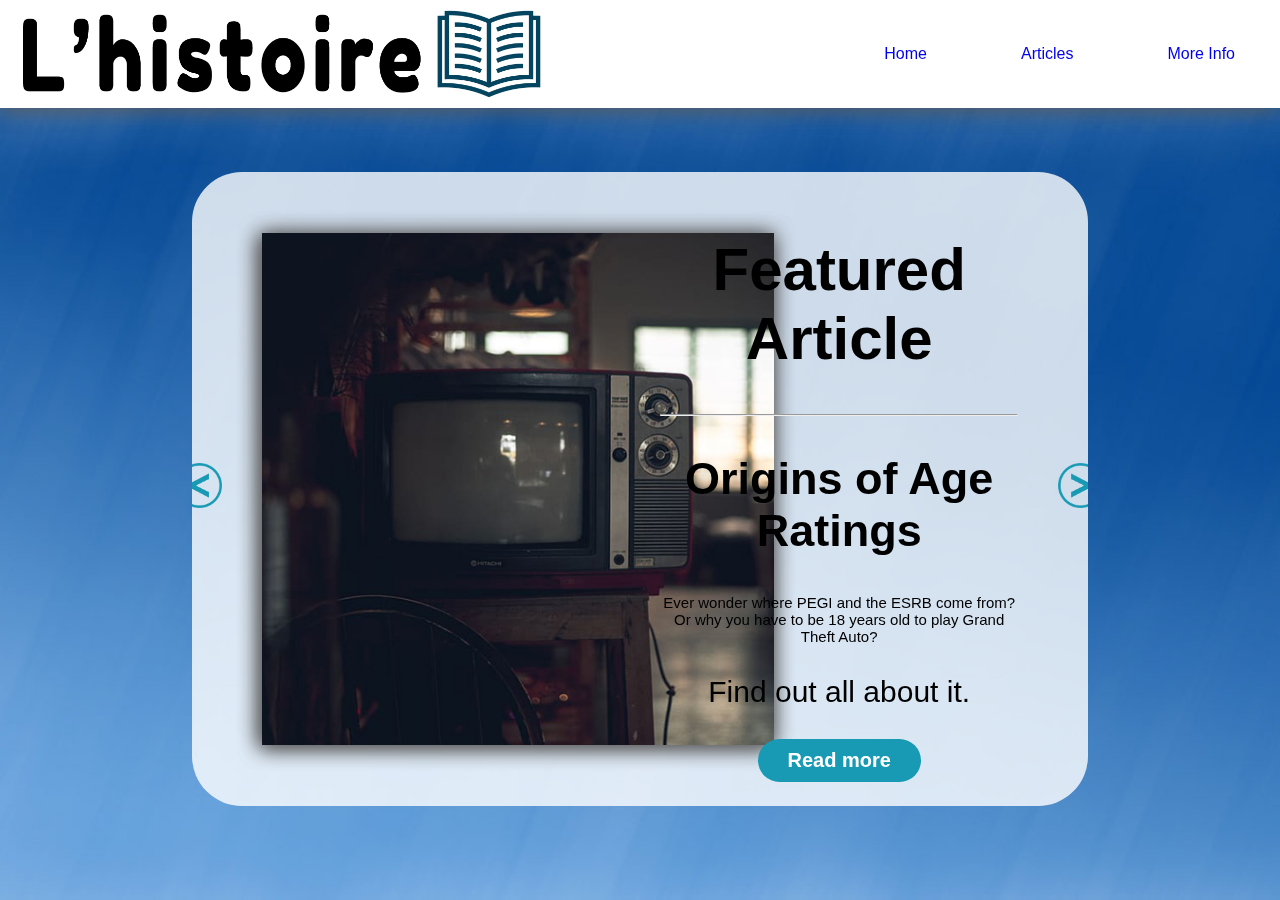
<file: index.html>
<!DOCTYPE html>
<html lang="en">
<head>
    <meta charset="UTF-8">
    <meta http-equiv="X-UA-Compatible" content="IE=edge">
    <meta name="viewport" content="width=device-width, initial-scale=1.0">

    <!-- Title as it appears in tab -->
    <title>L'histoire</title>

    <!-- Load stylesheet externally for greater flexibility -->
    <link rel="stylesheet" href="style.css">

    <!-- Google Icons https://www.w3schools.com/icons/google_icons_intro.asp -->
    <!-- https://fonts.google.com/icons -->
    <link rel="stylesheet" href="https://fonts.googleapis.com/icon?family=Material+Icons">

</head>
<body>
    
    <!-- Navigation Bar -->
    <div class="nav posOverride">
        <ul class="posOverride">
            <img src="assets/l'histoire.png" alt="L'histoire" draggable="false" class="logo">
            <li><a href="index.html" class="currentPage">Home</a></li>
            <li><a href="/articles/censorship.html">Articles</a></li>
            <li><a href="info.html">More Info</a></li>
        </ul>
    </div>

    <!-- Overall background -->
    <div class="backImg">
        
        <!-- Grid container -->
        <div class="backFlex">

            <!-- Button for navigating left, Javascript needed -->
            <div>
                <img src="/assets/button-left.png" alt="Left" id="buttonLeft">
            </div>

            <!-- Square image -->
            <div class="coverImg">
                <img id="cycleImg" class="coverImg" src="/assets/black-crt-tv-square-ratio.jpg" alt="Blank">
            </div>

            <!-- Text advertising featured article -->
            <div class="introText">
                <h1>Featured Article</h1>
                <hr class="dividerText">
                <h2>Origins of Age Ratings</h2>
                <p style="font-size: 15px">Ever wonder where PEGI and the ESRB come from? Or why you have to be 18 years old to play Grand Theft Auto?</p>
                <p>Find out all about it.</p>
                <button onClick="location.href='articles/censorship.html'">Read more</button></a>
            </div>

            <!-- Button for navigating right, Javascript needed -->
            <div>
                <img src="/assets/button-right.png" alt="Right" id="buttonRight">
            </div>

        </div>
        
    </div>
    
</body>
</html>
</file>
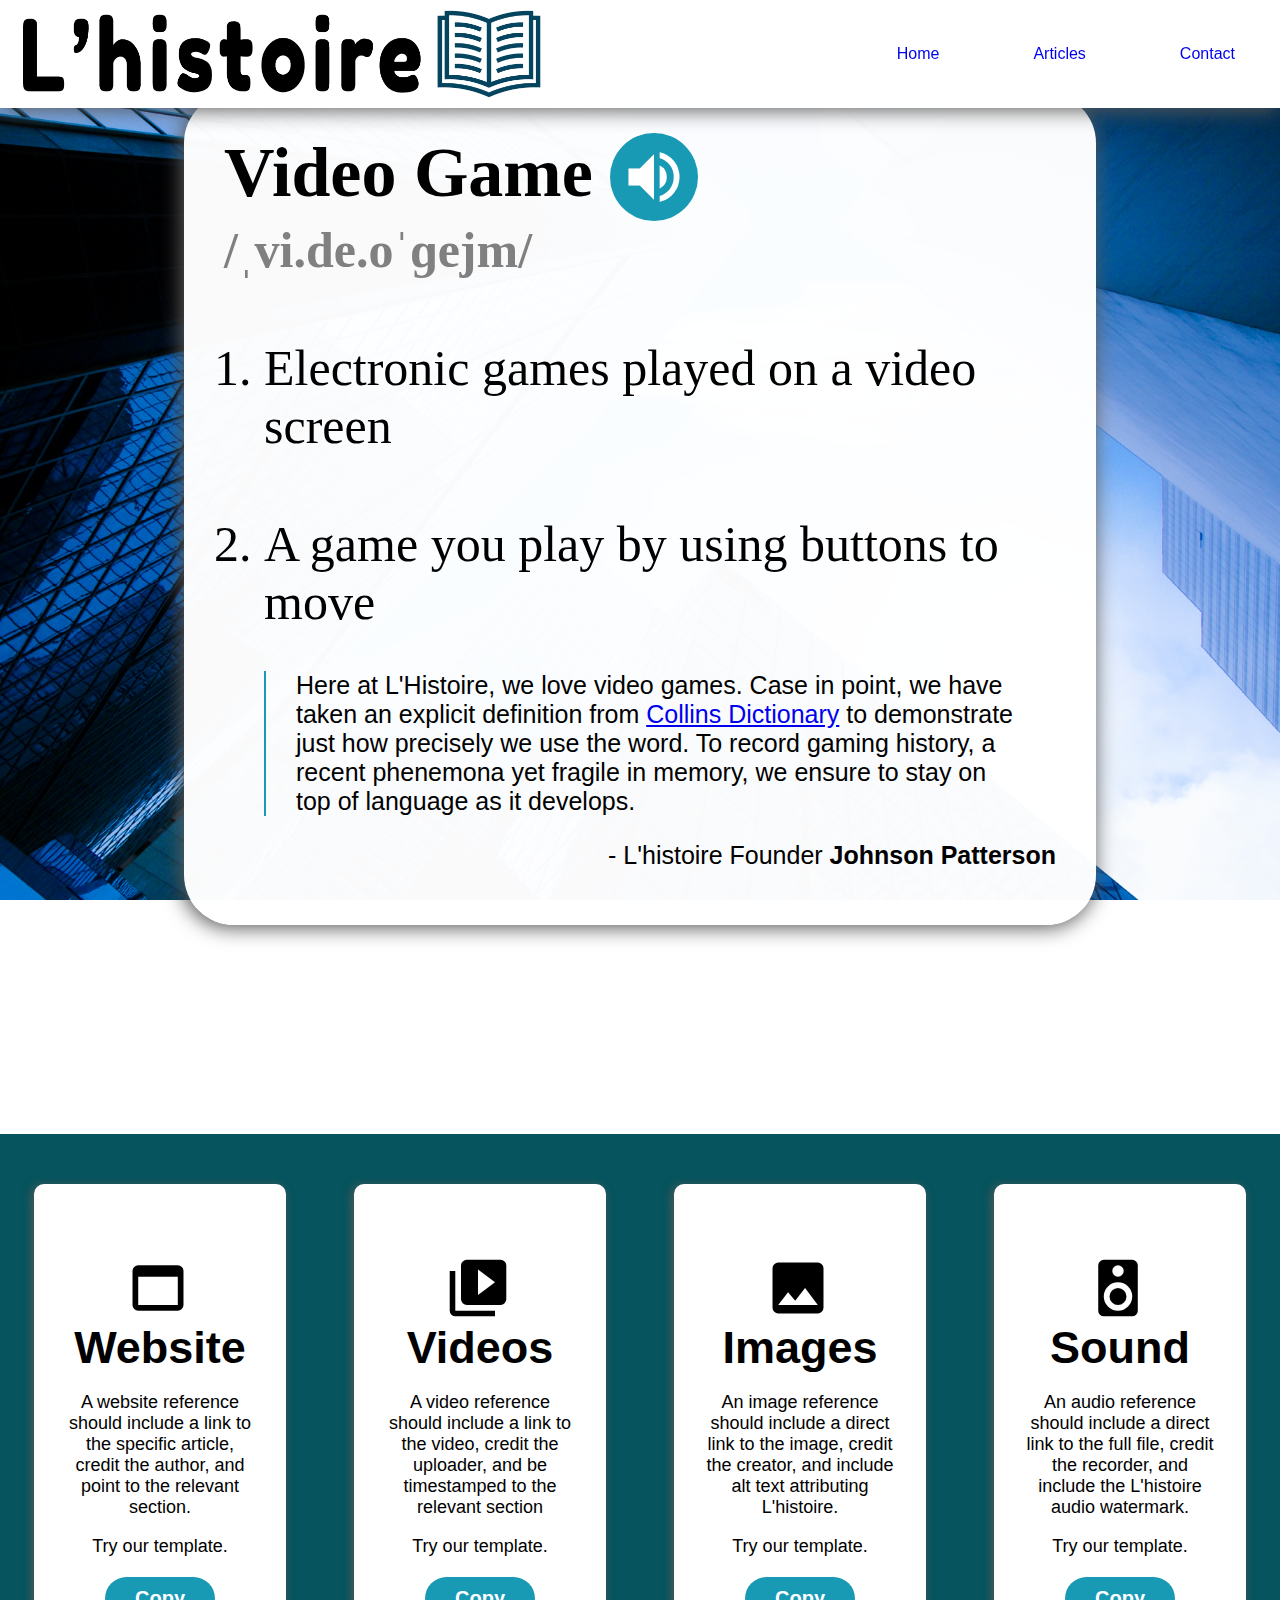
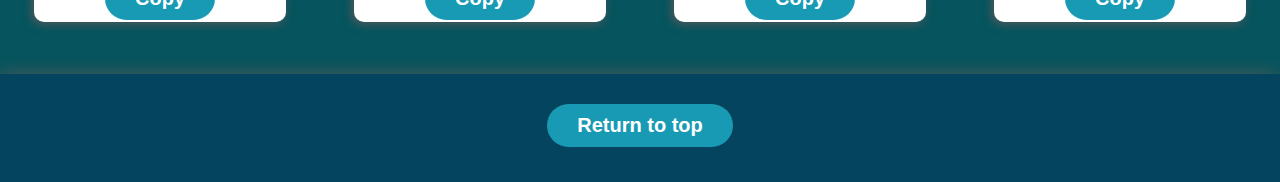
<file: info.html>
<!DOCTYPE html>
<html lang="en">
<head>
    <meta charset="UTF-8">
    <meta http-equiv="X-UA-Compatible" content="IE=edge">
    <meta name="viewport" content="width=device-width, initial-scale=1.0">
    <title>L'histoire</title>

    <!-- Load stylesheet externally for greater flexibility -->
    <link rel="stylesheet" href="style.css">
    <link rel="stylesheet" href="info-style.css">


    <!-- Google Icons https://www.w3schools.com/icons/google_icons_intro.asp -->
    <!-- https://fonts.google.com/icons -->
    <link rel="stylesheet" href="https://fonts.googleapis.com/icon?family=Material+Icons">

</head>
<body>
    <div class="nav posOverride">
        <ul class="posOverride">
            <img src="assets/l'histoire.png" alt="L'histoire" draggable="false" class="logo">
            <li><a href="index.html" class="currentPage">Home</a></li>
            <li><a href="/articles/censorship.html">Articles</a></li>
            <li><a href="info.html">Contact</a></li>
        </ul>
    </div>

    <section id="dictEntry">
        <div class="openingImg parrallax">
            <div class="dictBack">
                <h1>Video Game <i class="material-icons md-68">volume_up</i></h1>
                <h2>/ˌvi.de.oˈɡejm/</h2>
    
                <ol>
                    <li>Electronic games played on a video screen</li>
                    <!-- https://www.collinsdictionary.com/dictionary/english/video-game -->
                    <li>A game you play by using buttons to move</li>
                </ol>
    
                <blockquote>Here at L'Histoire, we love video games. Case in point, we have taken an explicit definition from <a href="https://www.collinsdictionary.com/dictionary/english/video-game">Collins Dictionary</a> to demonstrate just how precisely we use the word. To record gaming history, a recent phenemona yet fragile in memory, we ensure to stay on top of language as it develops.</blockquote>
                <p>- L'histoire Founder <b>Johnson Patterson</b></p>
            </div>
        </div>
    </section>

    <section id="citation">
        <div class="citationImgContain">
            <div class="citationImg parrallax">
                <div class="overlayText">
                    <h1>Citations</h1>
                </div>
            </div>
        </div>
        
        
        <div class="solidBack">
            <div class="citeGrid">
                <div class="citeChild">
                    <div>
                    <i class="material-icons md-68">web_asset</i>
                    <h1>Website</h1>
                    <p>A website reference should include a link to the specific article, credit the author, and point to the relevant section.</p>
                    <p>Try our template.</p>
                    <button>Copy</button>
                    </div>
                </div>
                <div class="citeChild">
                    <div>
                    <i class="material-icons md-68">video_library</i>
                    <h1>Videos</h1>
                    <p>A video reference should include a link to the video, credit the uploader, and be timestamped to the relevant section</p>
                    <p>Try our template.</p>
                    <button>Copy</button>
                    </div>
                </div>
                <div class="citeChild">
                    <div>
                    <i class="material-icons md-68">image</i>
                    <h1>Images</h1>
                    <p>An image reference should include a direct link to the image, credit the creator, and include alt text attributing L'histoire.</p>
                    <p>Try our template.</p>
                    <button>Copy</button>
                    </div>
                </div>
                <div class="citeChild">
                    <div>
                    <i class="material-icons md-68">speaker</i>
                    <h1>Sound</h1>
                    <p>An audio reference should include a direct link to the full file, credit the recorder, and include the L'histoire audio watermark.</p>
                    <p>Try our template.</p>
                    <button>Copy</button>
                    </div>
                </div>
            </div>
        </div>
    </section>
    
    <footer>
        <button>Return to top</button>
    </footer>
</body> 
</html>
</file>
<file: style.css>
/* ---------------NAV BAR CODE--------------- */

.nav {
    /* ---Aesthetic--- */
    /* Set navbar's colour */
    background-color: white;

    /* Remove default bullet point */
    list-style-type: none;

    /* Elements will not leak */
    overflow: hidden;

    /* ---Positioning--- */
    /* Make sure it's a block */
    display: block;

    /* Padding will be included in element's width and height */
    box-sizing: border-box;

    /* Ensures nav stays at top of screen */
    position: fixed;

    /* Text stays to right of screen */
    text-align: right;
    
    /* Occupy full width of screen */
    width: 100%;

    /* Prevent condensing at low zoom */
    min-height: 108px;

    /* Prevent expansion at high zoom */
    max-height: 108px;

    /* Ensure that in all pages, the navbar stays at top of screen */
    top:0;

    /* Drop shadow effect */
    box-shadow: -2px 2px 20px 0.25px rgb(90, 90, 90);

    /* Navbar always stays on top */
    z-index: 256;
}

/* Target li tags within parent element of class nav */
.nav li {
    padding: 45px;

    /* Elements will render on horizontal plane while respecting vertical margins*/
    display: inline-block;
}

/* Target links within navbar */
.nav li a {
    /* Remove underline */
    text-decoration: none;
}

/* Make links respond to hover */
.nav li a:hover {

}

/* Highlight Currently Selected Page */
.currentPage {

}

/* L'histoire logo */
.logo {

    /* ---Positioning--- */
    /* Keep to left of nav links */
    float: left;

    /* Center the logo */
    padding: 10px 20px;
    max-height: 88px;
}

/* ---------------FOOTER CODE--------------- */

footer {
    /* ---Aesthetic--- */
    /* Set navbar's colour */
    background-color: #05445E;

    /* Remove default bullet point */
    list-style-type: none;

    /* Elements will not leak */
    overflow: hidden;

    /* Drop shadow effect */
    box-shadow: -2px 2px 20px 0.25px rgb(90, 90, 90);

    /* ---Positioning--- */
    /* Occupy full width of screen */
    width: 100%;

    /* Prevent condensing at low zoom */
    min-height: 108px;

    /* Prevent expansion at high zoom */
    max-height: 108px;
}

/* ---------------Backgrounds--------------- */
/* The page will have two backgrounds layered on each other */

.backImg {
    /* ---Aesthetic--- */
    /* Link the image used in background */
    background-image: url("assets/blue-background.jpg");

    /* ---Positioning--- */
    /* This element must be 'explicity positioned' for its position to be recognised by children */
    position: fixed;

    top: 0px;
    right: 0px;
    left: 0px;
    bottom: 0px;

    /* Move elemenet below navbar */
    /* Ensures navbar doesn't obscure children */
    margin-top: 108px;

    /* The background will cover the entire container */
    background-size: cover;

    /* No need for the background to repeat */
    background-repeat: no-repeat;

    /* The image will remain at its full height, at minimum */
    /* min-height: 100%; */
}

.backImg .backFlex {
    /* ---Aesthetic--- */
    
    /* Opacity and colour */
    /* Use RGB so image opacity is not affected */
    background-color: rgba(255, 255, 255, 0.8);

    /* Rounded border */
    border-radius: 50px;

    /* ---Positioning--- */

    /* Allow content to be modified relative to normal position */
    position: relative;

    /* Horizontally center the container */
    margin: auto;
    
    /* Give it some space from the top */
    margin-top: 5%;
    margin-bottom: 5%;

    /* 80% of the container (with explicitly defined position) */
    min-width: 70%;
    min-height: 80%;
    max-width: 70%;
    max-height: 80%;

    /* ---Technical--- */
    /* Deal with overflow */
    overflow: auto;

    /* Create flex container */
    /* display: flex; */

    /* Allow elements to wrap on zoom */
    /* flex-wrap: wrap; */

    /* Center content */

    /* Horizontally centered */
    justify-content: center;

    /* Vertically centered */
    align-content: space-around;

    /* Spacing between grid children */
    gap: 40px;

    /* Set out the grid */
    display: grid;

    /* Two columns of equal horizontal size */
    grid-template-columns: 5% 40% 40% 5%;

    /* Two Rows of specified vertical size */
    /* grid-template-rows: 50% 50%; */
}

.backFlex > div {
    /* background-color: rgba(255, 255, 255, 0.8); */
    /* border: 1px solid rgba(0, 0, 0, 0.8); */
    font-size: 30px;
    text-align: center;

    /* Vertically and horizontally centres grid items */
    margin: auto;
}

/* ---backFlex container objects--- */
.coverImg {
    /* Aesthetic */
    /* Drop shadow effect */
    box-shadow: -2px 2px 20px 0.25px rgb(90, 90, 90);

    /* ---Positioning--- */
    max-width: 512px;
    max-height: 512px;

}

.introText {

}

.dividerText {

}

/* Buttons, .click is for button shaped tags that aren't buttons */
button, .click {
    /* ---Aesthetic--- */
    background-color: #189AB4;

    /* Remove Default border */
    border: none;
    /* Round Border */
    border-radius: 30px;

    /* Add spacing between text and background */
    padding-top: 10px;
    padding-bottom: 10px;
    padding-right: 30px;
    padding-left: 30px;

    /* Text formatting */
    color: white;
    font-weight: bold;
    font-size: 20px;
}

footer > button {
    /* ---Positioning--- */
    /* Center */
    display:block;
    margin: auto;
    margin-top: 30px;
}

#buttonLeft, #buttonRight {
    /* Vertically Center within grid */
    margin: auto;

    /* Buttons will scale to occupy size of grid */
    max-width:100%;
}

/* ---------------General Classes--------------- */
/* These classes are applicable to multiple elements, used to reduce repition */

/* Override default margin/padding */
.posOverride {
    /* Override default margin */
    margin: 0;

    /* Override default padding */
    padding: 0;
}

/* https://www.w3schools.com/howto/tryit.asp?filename=tryhow_css_full_page */
body, html {
    /* Assigns a height to the body/html, so we can specify heights for other contents (background) */
    height:100%;

    /* Fix annoying white borders that tend to crop up everywhere */
    margin: 0;
}

/* Set font family */
p, a, h1, h2, h3, h4, h5, h6 {
    /* Remove serifs for a more modern look */
    font-family: sans-serif;
}

/* Modifies every icon */
i {
    /* Icons will appear level with text */
    vertical-align: sub;

    /* Icons will be spaced from the text to the right by 5px */
    padding-right: 5px;
}

.parrallax {    
    /* Create the parallax scrolling effect */

    /* No scrolling with page */
    background-attachment: fixed;

    /* Keep centered */
    background-position: center;

    /* No repeating in tiles */
    background-repeat: no-repeat;

    /* Cover the viewport */
    background-size: cover;
}

/* Parallax Background Text */
.overlayText {
    /* ---Aesthetic--- */
    color: white;
    font-size: 30px;
    text-align: center;

    /* ---Positioning--- */
    /* W3 Schools Center Vertically - Using position & transform */
    /* https://www.w3schools.com/css/css_align.asp */
    position: absolute;

    top: 50%;
    left: 50%;
    transform: translate(-50%, -50%);
}

.super{
    vertical-align: super;
    font-size: small;
}

/* Selector notes */

/* > selects tags within an element */
/* , selects multiple elements */
/* : adds conditions as to when css is applied */
/* :: does something */

/* . selects by class */
/* # selects by id */
</file>
<file: info-style.css>
/* ---------------Parallax Background--------------- */
/* First Parralax Scroll Img */
.openingImg {
    /* ---Aesthetic--- */
    /* Image to display, with coloured overlay */
    /* https://stackoverflow.com/questions/18815157/how-to-overlay-image-with-color-in-css */
    background-image: url("/assets/skyscraper-blue.png");

    /* ---Positioning--- */

    /* Spacing for Navbar */
    margin-top: 108px;

    /* Keep image at consistent size */
    min-height: 100%;

    /* Therefore container may use absolute */
    position: relative;
}

/* Height must be defined for parralax background to work */
section#dictEntry {
    height: 89%;
    margin-bottom: 0px;
    padding-bottom: 0px;
}

/* ---------------Dictionary Entry--------------- */
/* Dictionary Entry Background */
.dictBack {
    /* ---Aesthetic--- */
    /* Use RGB so image opacity is not affected */
    background-color: rgba(255, 255, 255, 0.98);

    /* Rounded border */
    border-radius: 50px;

    /* Drop shadow effect */
    box-shadow: -2px 2px 20px 0.25px rgb(90, 90, 90);

    padding-top: 40px;
    padding-left: 40px;
    padding-right: 40px;
    padding-bottom: 30px;

    /* When zooming in, hide overflow */
    overflow: hidden;

    /* ---Positioning--- */
    /* Center Box */
    position: absolute;
    top: 50%;
    left: 50%;
    transform: translate(-50%, -50%);

    /* Size */
    min-height: 65%;
    min-width: 65%;
}

/* Dictionary Text */
/* Target h1 in dictBack */
.dictBack > h1 {
    /* ---Aesthetic--- */
    /* Add serifs for a formal look */
    font-family: serif;
    
    /* ---Positoning--- */
    margin: 0;
    font-size: 70px;
}

/* Target h2 in dictBack */
.dictBack > h2 {
    /* ---Aesthetic--- */
    /* Add serifs for a formal look */
    font-family: serif;

    /* More muted colour */
    color: gray;
    
    /* ---Positoning--- */
    margin: 0;
    font-size: 50px;
    margin-bottom: 60px
}

/* Target li tags in ordered lists */
.dictBack > ol > li {
    /* ---Positioning--- */
    margin-top: 60px;
    font-size: 50px;
}

/* Target blockquotes in Dictback */
.dictBack > blockquote {
    /* ---Aesthetic--- */

    /* Add a line covering the vertical height of the text for aesthetic */
    border-left: 2px solid #189AB4;
    /* Distance border from line */
    padding-left: 30px;
    /* Back to being less formal */
    font-family: sans-serif;

    /* ---Positioning--- */
    margin-top: 40px;
    font-size: 25px;
}

/* Trarget paragraphs in DictBack */
.dictBack > p {
    /* ---Positioning */
    margin-top: 0;
    font-size: 25px;
    padding-left: 30px;
    text-align: right;
}

/* Target Icons that are a child of headings in dictback */
.dictBack > h1 > i {
    /* Icons will appear level with text */
    background-color: #189AB4;
    padding: 10px;
    border-radius: 50px;
    color: white;
}

/* Increase size of icon using Google font's spec */
/* https://stackoverflow.com/questions/55395192/resizing-google-material-icons-font-size */

.material-icons.md-68 { font-size: 68px; }

/* ---------------Citation Guide--------------- */

/* Next Parralax Scroll Img */
.citationImg {
    /* ---Aesthetic--- */

    /* Image to display, with coloured overlay */
    /* https://stackoverflow.com/questions/18815157/how-to-overlay-image-with-color-in-css */

    /* Use same colour twice to achieve darken effect */
    background-image:  linear-gradient(rgba(0, 0, 0, 0.4), rgba(0, 0, 0, 0.4)), url("/assets/professor.jpg");

    /* ---Positioning--- */

    /* Adjust background focus */
    /* https://stackoverflow.com/questions/17722239/full-screen-background-with-cover-but-focus-on-a-part-of-the-image */

    /* Adjust the color overlay by 0, adjust the image by -100px */
    background-position-y: 0, -100px;
    
    /* Keep image at consistent size */
    min-height:100%;

    /* Therefore container may use absolute */
    position: relative;
}

/* .citationImg.parallax {
    /* No scrolling with page */
    /* background-attachment: scroll; */
/* } */

.citationImgContain {
    height:25vh
}

/* Solid colour background */
.solidBack {
    background-color: #05545E;
    min-height: 60vh;
}

section#citation{
    /* Add the vh values of citationImgContain and solidBack */
    height: 85vh;
}

.citeGrid {
    /* ---Positioning--- */
    display: grid;

    /* 4 columns, evenly horizontally sized */
    grid-template-columns: auto auto auto auto;

    /* Evenly vertically sized row */
    grid-template-rows: 60vh;

    /* Center content vertically and horizontally */
    justify-content: center;
    align-content: center;

    column-gap: 0;
}

.citeChild {
    /* ---Aesthetic--- */
    /* Opacity and colour */
    background-color: rgba(255, 255, 255);

    /* Drop shadow effect */
    box-shadow: -2px 2px 10px 0.25px rgb(90, 90, 90, 0.8);

    /* Round borders */
    border-radius: 10px;

    /* ---Positioning--- */

    /* Limit size */
    min-height: 70%;
    max-height: 70%;
    max-width: 60%;
    min-width: 60%;

    /* Horizontal Center */
    margin: auto;
    margin-bottom: 50px;
    margin-top: 50px;

    /* Pad content on all sides */
    padding: 30px;
    
    text-align: center
}

/* center div content within border */
.citeChild > div {
    padding-top:40px;
    padding-bottom: 20px;
}

/* Headings within article text */
.citeChild h1, .citeChild i {
    /* Bigger than h1 */
    font-size: 45px;
    /* Remove all margins */
    margin: 0;
}

/* Paragraphs within article text */
.citeChild p {
    /* Bigger text */
    font-size: large;
    text-align: center;
}

.citeChild button{
    margin-top: 20px;
}

/* The last paragraph doesn't get a margin */
.citeChild p:last-of-type {
    margin-bottom: 0;
}
</file>
